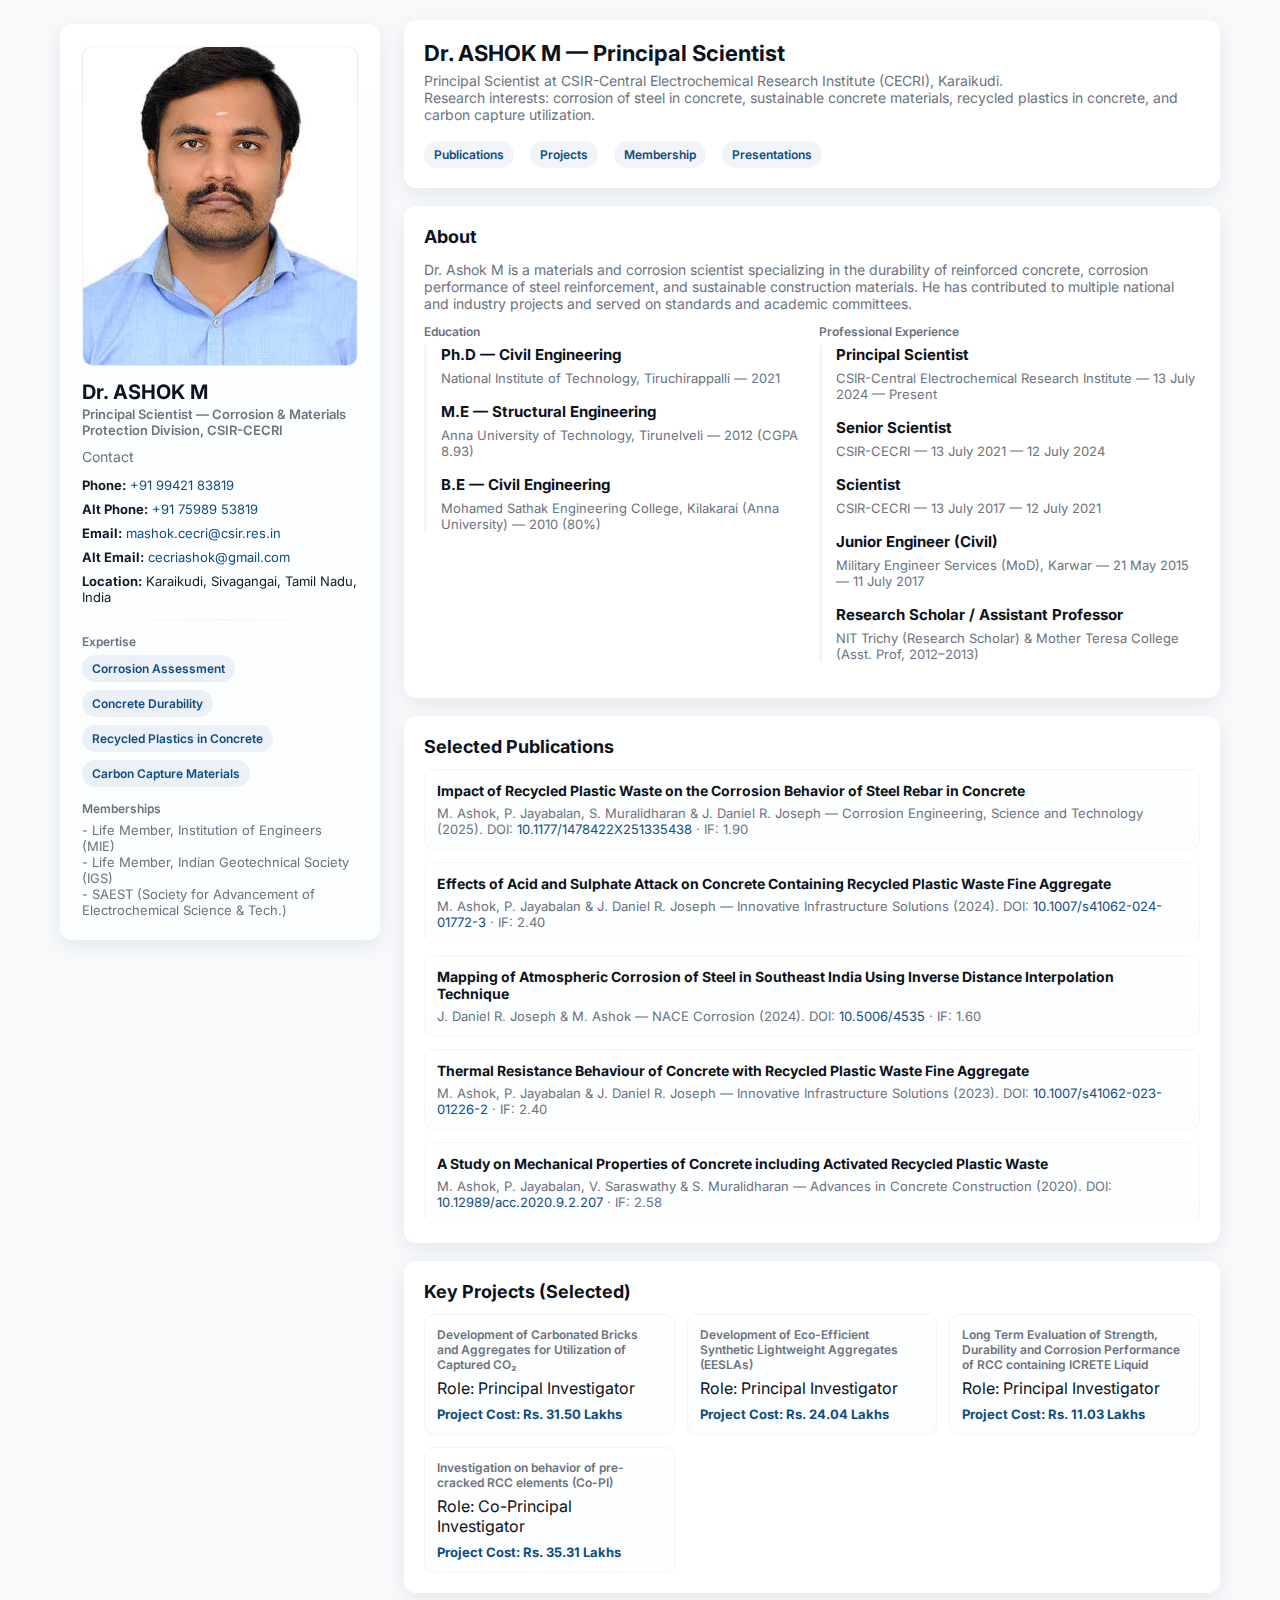
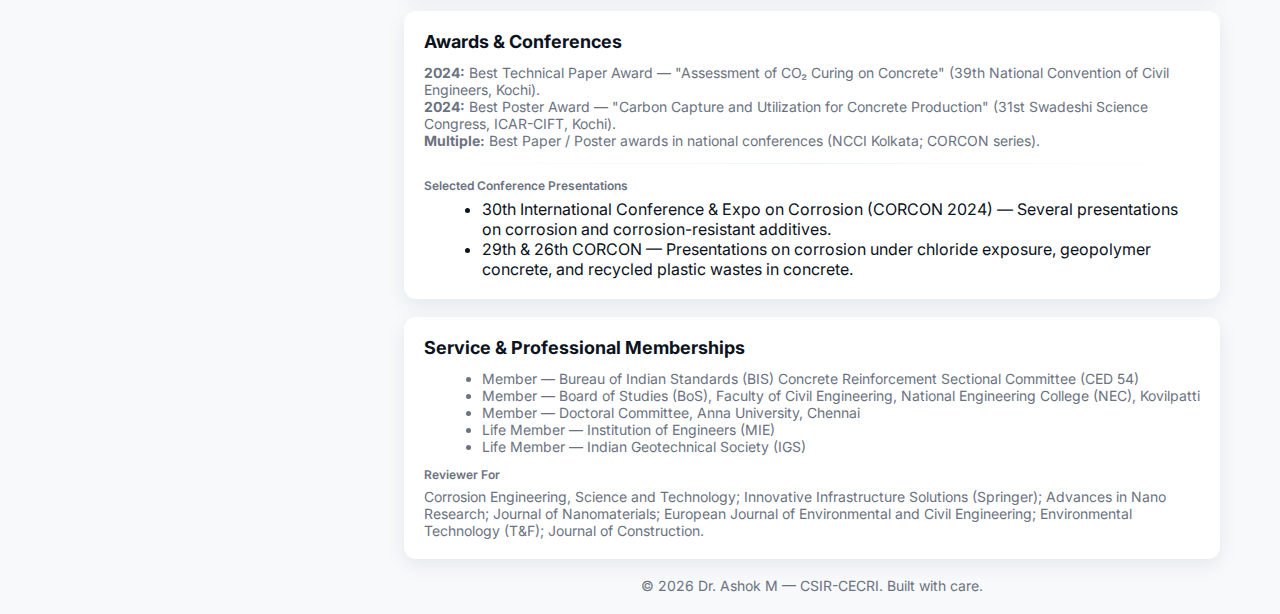
<file: index.html>
<!doctype html>
<html lang="en">

<head>
    <meta charset="utf-8" />
    <meta name="viewport" content="width=device-width,initial-scale=1" />
    <title>Dr. Ashok M — Principal Scientist | Portfolio</title>
    <meta name="description"
        content="Portfolio of Dr. Ashok M — Principal Scientist, Corrosion and Materials Protection Division, CSIR-CECRI." />
    <link rel="icon" href="data:;base64,iVBORw0KGgo=">

    <!-- Google Fonts (linking is optional — replace if offline) -->
    <link href="https://fonts.googleapis.com/css2?family=Inter:wght@300;400;600;700;800&display=swap" rel="stylesheet">

    <link href="./css/style.css" rel="stylesheet">
</head>

<body>

    <div class="container">

        <!-- SIDEBAR -->
        <aside class="sidebar" aria-label="Profile sidebar">
            <div class="profile-photo" title="Dr. Ashok M">
                <!-- Replace src with a real image path -->
                <img src="./images/Dr.AshokM.jpg" alt="Dr. Ashok M">
            </div>

            <div class="name">Dr. ASHOK M</div>
            <div class="role">Principal Scientist — Corrosion & Materials Protection Division, CSIR-CECRI</div>
            <!-- <ul class="contact-list">
                <li><a href="index.html">Bio Intro</a></li>
                <li><a href="membership.html">Membership</a></li>
                <li><a href="projects.html">Projects</a></li>
                <li><a href="publications.html">Publications</a></li>
                <li><a href="presentations.html">Presentations</a></li>
            </ul> -->
            <div class="muted">Contact</div>

            <ul class="contact-list">
                <li><strong>Phone:</strong> <a href="tel:+919942183819">+91 99421 83819</a></li>
                <li><strong>Alt Phone:</strong> <a href="tel:+917598953819">+91 75989 53819</a></li>
                <li><strong>Email:</strong> <a href="mailto:mashok.cecri@csir.res.in">mashok.cecri@csir.res.in</a></li>
                <li><strong>Alt Email:</strong> <a href="mailto:cecriashok@gmail.com">cecriashok@gmail.com</a></li>
                <li><strong>Location:</strong> Karaikudi, Sivagangai, Tamil Nadu, India</li>
            </ul>

            <!-- <div style="margin-top:12px">
                <a class="download-btn" href="Profile_Dr_Ashok_M_Full.pdf" download>Download CV (PDF)</a>
            </div> -->

            <div class="divider"></div>

            <div>
                <div class="label">Expertise</div>
                <div style="display:flex;flex-wrap:wrap;gap:8px">
                    <span class="tag">Corrosion Assessment</span>
                    <span class="tag">Concrete Durability</span>
                    <span class="tag">Recycled Plastics in Concrete</span>
                    <span class="tag">Carbon Capture Materials</span>
                </div>
            </div>

            <div style="margin-top:14px">
                <div class="label">Memberships</div>
                <div class="muted" style="font-size:13px">
                    - Life Member, Institution of Engineers (MIE)<br>
                    - Life Member, Indian Geotechnical Society (IGS)<br>
                    - SAEST (Society for Advancement of Electrochemical Science & Tech.)
                </div>
            </div>

        </aside>

        <!-- MAIN -->
        <main class="main">

            <!-- HERO -->
            <section class="card hero" aria-labelledby="intro">
                <div class="hero-left">
                    <h1 id="intro">Dr. ASHOK M — Principal Scientist</h1>
                    <p class="muted">Principal Scientist at CSIR-Central Electrochemical Research Institute (CECRI),
                        Karaikudi.<br> Research interests: corrosion of steel in concrete, sustainable concrete
                        materials,
                        recycled plastics in concrete, and carbon capture utilization.</p>

                    <!-- <div class="stats" aria-hidden>
                        <div class="stat">Ph.D — NIT Tiruchirappalli (2021)</div>
                        <div class="stat">Publications: Selected (2016–2025)</div>
                        <div class="stat">Projects: Principal Investigator (multiple)</div>
                    </div> -->

                    <div style="margin-top:12px" class="quick-links">
                        <a class="chip" href="publications.html">Publications</a>
                        <a class="chip" href="projects.html">Projects</a>
                        <a class="chip" href="membership.html">Membership</a>
                        <a class="chip" href="presentations.html">Presentations</a>
                    </div>
                </div>

                <!-- <div style="min-width:240px;text-align:right">
                    <div class="muted" style="font-size:13px">Current</div>
                    <div style="font-weight:700;font-size:15px;margin-top:6px">Principal Scientist — CSIR-CECRI</div>
                    <div class="muted" style="margin-top:8px;font-size:13px">Joined: 13 July 2024</div>
                </div> -->
            </section>

            <!-- ABOUT -->
            <section id="about" class="card" aria-labelledby="about-title">
                <h2 id="about-title" class="section-title">About</h2>
                <p class="muted" style="margin-bottom:10px">
                    Dr. Ashok M is a materials and corrosion scientist specializing in the durability of reinforced
                    concrete, corrosion performance of steel reinforcement, and sustainable construction materials. He
                    has contributed to multiple national and industry projects and served on standards and academic
                    committees.
                </p>

                <div class="two-col" style="margin-top:12px">
                    <div>
                        <div class="label">Education</div>
                        <div class="timeline">
                            <div class="timeline-item">
                                <h4>Ph.D — Civil Engineering</h4>
                                <div class="meta">National Institute of Technology, Tiruchirappalli — 2021</div>
                            </div>
                            <div class="timeline-item">
                                <h4>M.E — Structural Engineering</h4>
                                <div class="meta">Anna University of Technology, Tirunelveli — 2012 (CGPA 8.93)</div>
                            </div>
                            <div class="timeline-item">
                                <h4>B.E — Civil Engineering</h4>
                                <div class="meta">Mohamed Sathak Engineering College, Kilakarai (Anna University) — 2010
                                    (80%)</div>
                            </div>
                        </div>
                    </div>

                    <div>
                        <div class="label">Professional Experience</div>
                        <div class="timeline">
                            <div class="timeline-item">
                                <h4>Principal Scientist</h4>
                                <div class="meta">CSIR-Central Electrochemical Research Institute — 13 July 2024 —
                                    Present</div>
                            </div>
                            <div class="timeline-item">
                                <h4>Senior Scientist</h4>
                                <div class="meta">CSIR-CECRI — 13 July 2021 — 12 July 2024</div>
                            </div>
                            <div class="timeline-item">
                                <h4>Scientist</h4>
                                <div class="meta">CSIR-CECRI — 13 July 2017 — 12 July 2021</div>
                            </div>
                            <div class="timeline-item">
                                <h4>Junior Engineer (Civil)</h4>
                                <div class="meta">Military Engineer Services (MoD), Karwar — 21 May 2015 — 11 July 2017
                                </div>
                            </div>
                            <div class="timeline-item">
                                <h4>Research Scholar / Assistant Professor</h4>
                                <div class="meta">NIT Trichy (Research Scholar) & Mother Teresa College (Asst. Prof,
                                    2012–2013)</div>
                            </div>
                        </div>
                    </div>
                </div>
            </section>

            <!-- Publications -->
            <section id="publications" class="card" aria-labelledby="pub-title">
                <h2 id="pub-title" class="section-title">Selected Publications</h2>

                <ul class="pub-list" aria-live="polite">
                    <li class="pub">
                        <div class="title">Impact of Recycled Plastic Waste on the Corrosion Behavior of Steel Rebar in
                            Concrete</div>
                        <div class="meta">M. Ashok, P. Jayabalan, S. Muralidharan & J. Daniel R. Joseph — Corrosion
                            Engineering, Science and Technology (2025). DOI: <a
                                href="https://doi.org/10.1177/1478422X251335438" target="_blank"
                                rel="noopener">10.1177/1478422X251335438</a> · IF: 1.90</div>
                    </li>

                    <li class="pub">
                        <div class="title">Effects of Acid and Sulphate Attack on Concrete Containing Recycled Plastic
                            Waste Fine Aggregate</div>
                        <div class="meta">M. Ashok, P. Jayabalan & J. Daniel R. Joseph — Innovative Infrastructure
                            Solutions (2024). DOI: <a href="https://doi.org/10.1007/s41062-024-01772-3" target="_blank"
                                rel="noopener">10.1007/s41062-024-01772-3</a> · IF: 2.40</div>
                    </li>

                    <li class="pub">
                        <div class="title">Mapping of Atmospheric Corrosion of Steel in Southeast India Using Inverse
                            Distance Interpolation Technique</div>
                        <div class="meta">J. Daniel R. Joseph & M. Ashok — NACE Corrosion (2024). DOI: <a
                                href="https://doi.org/10.5006/4535" target="_blank" rel="noopener">10.5006/4535</a> ·
                            IF: 1.60</div>
                    </li>

                    <li class="pub">
                        <div class="title">Thermal Resistance Behaviour of Concrete with Recycled Plastic Waste Fine
                            Aggregate</div>
                        <div class="meta">M. Ashok, P. Jayabalan & J. Daniel R. Joseph — Innovative Infrastructure
                            Solutions (2023). DOI: <a href="https://doi.org/10.1007/s41062-023-01226-2" target="_blank"
                                rel="noopener">10.1007/s41062-023-01226-2</a> · IF: 2.40</div>
                    </li>

                    <li class="pub">
                        <div class="title">A Study on Mechanical Properties of Concrete including Activated Recycled
                            Plastic Waste</div>
                        <div class="meta">M. Ashok, P. Jayabalan, V. Saraswathy & S. Muralidharan — Advances in Concrete
                            Construction (2020). DOI: <a href="http://dx.doi.org/10.12989/acc.2020.9.2.207"
                                target="_blank" rel="noopener">10.12989/acc.2020.9.2.207</a> · IF: 2.58</div>
                    </li>

                    <!-- add more publications as needed -->
                </ul>
            </section>

            <!-- Projects -->
            <section id="projects" class="card" aria-labelledby="proj-title">
                <h2 id="proj-title" class="section-title">Key Projects (Selected)</h2>

                <div class="projects-grid">
                    <div class="project">
                        <div class="label">Development of Carbonated Bricks and Aggregates for Utilization of Captured
                            CO₂</div>
                        <div>Role: Principal Investigator</div>
                        <div class="cost">Project Cost: Rs. 31.50 Lakhs</div>
                    </div>

                    <div class="project">
                        <div class="label">Development of Eco-Efficient Synthetic Lightweight Aggregates (EESLAs)</div>
                        <div>Role: Principal Investigator</div>
                        <div class="cost">Project Cost: Rs. 24.04 Lakhs</div>
                    </div>

                    <div class="project">
                        <div class="label">Long Term Evaluation of Strength, Durability and Corrosion Performance of RCC
                            containing ICRETE Liquid</div>
                        <div>Role: Principal Investigator</div>
                        <div class="cost">Project Cost: Rs. 11.03 Lakhs</div>
                    </div>

                    <div class="project">
                        <div class="label">Investigation on behavior of pre-cracked RCC elements (Co-PI)</div>
                        <div>Role: Co-Principal Investigator</div>
                        <div class="cost">Project Cost: Rs. 35.31 Lakhs</div>
                    </div>

                    <!-- Additional projects can be added here -->
                </div>
            </section>

            <!-- Awards & Conferences -->
            <section id="awards" class="card" aria-labelledby="award-title">
                <h2 id="award-title" class="section-title">Awards & Conferences</h2>

                <div style="margin-top:6px" class="muted">
                    <strong>2024:</strong> Best Technical Paper Award — "Assessment of CO₂ Curing on Concrete" (39th
                    National Convention of Civil Engineers, Kochi).<br>
                    <strong>2024:</strong> Best Poster Award — "Carbon Capture and Utilization for Concrete Production"
                    (31st Swadeshi Science Congress, ICAR-CIFT, Kochi).<br>
                    <strong>Multiple:</strong> Best Paper / Poster awards in national conferences (NCCI Kolkata; CORCON
                    series).
                </div>

                <div class="divider"></div>

                <div>
                    <div class="label">Selected Conference Presentations</div>
                    <ul style="margin:0 0 0 18px">
                        <li>30th International Conference & Expo on Corrosion (CORCON 2024) — Several presentations on
                            corrosion and corrosion-resistant additives.</li>
                        <li>29th & 26th CORCON — Presentations on corrosion under chloride exposure, geopolymer
                            concrete, and recycled plastic wastes in concrete.</li>
                    </ul>
                </div>
            </section>

            <!-- Memberships and Reviewer -->
            <section id="service" class="card" aria-labelledby="service-title">
                <h2 id="service-title" class="section-title">Service & Professional Memberships</h2>

                <div class="muted">
                    <ul style="margin:0 0 0 18px">
                        <li>Member — Bureau of Indian Standards (BIS) Concrete Reinforcement Sectional Committee (CED
                            54)</li>
                        <li>Member — Board of Studies (BoS), Faculty of Civil Engineering, National Engineering College
                            (NEC), Kovilpatti</li>
                        <li>Member — Doctoral Committee, Anna University, Chennai</li>
                        <li>Life Member — Institution of Engineers (MIE)</li>
                        <li>Life Member — Indian Geotechnical Society (IGS)</li>
                    </ul>
                </div>

                <div style="margin-top:12px">
                    <div class="label">Reviewer For</div>
                    <div class="muted">Corrosion Engineering, Science and Technology; Innovative Infrastructure
                        Solutions (Springer); Advances in Nano Research; Journal of Nanomaterials; European Journal of
                        Environmental and Civil Engineering; Environmental Technology (T&F); Journal of Construction.
                    </div>
                </div>
            </section>

            <!-- Contact -->
            <!-- <section id="contact" class="card" aria-labelledby="contact-title">
                <h2 id="contact-title" class="section-title">Contact</h2>

                <div class="two-col">
                    <div>
                        <p class="muted">For collaboration, speaking invitations, research enquiries or requests for
                            data, please use the contact details or the email link below.</p>

                        <div style="margin-top:10px">
                            <strong>Email:</strong> <a
                                href="mailto:mashok.cecri@csir.res.in">mashok.cecri@csir.res.in</a><br>
                            <strong>Alternate Email:</strong> <a
                                href="mailto:cecriashok@gmail.com">cecriashok@gmail.com</a><br>
                            <strong>Phone:</strong> <a href="tel:+919942183819">+91 99421 83819</a>
                        </div>
                    </div>

                    <div>
                        <div class="label">Quick contact form</div>
                        <form action="#"
                            onsubmit="alert('This demo form is static. Hook it to a backend or mailto script.');return false;">
                            <div style="display:flex;gap:8px;margin-bottom:8px">
                                <input type="text" placeholder="Your name" required
                                    style="flex:1;padding:10px;border-radius:8px;border:1px solid #e6eef9">
                                <input type="email" placeholder="Email" required
                                    style="flex:1;padding:10px;border-radius:8px;border:1px solid #e6eef9">
                            </div>
                            <textarea placeholder="Message" required
                                style="width:100%;padding:10px;border-radius:8px;border:1px solid #e6eef9;height:96px"></textarea>
                            <div style="margin-top:8px">
                                <button type="submit"
                                    style="background:linear-gradient(90deg,var(--accent),var(--accent-2));color:white;padding:10px 14px;border:none;border-radius:8px;font-weight:700;cursor:pointer">Send
                                    Message</button>
                            </div>
                        </form>
                    </div>
                </div>

            </section> -->

            <footer class="muted">
                © <span id="year"></span> Dr. Ashok M — CSIR-CECRI. Built with care.
            </footer>
        </main>

    </div>

    <script>
        // small scripts
        document.getElementById('year').textContent = new Date().getFullYear();
    </script>
</body>

</html>
</file>
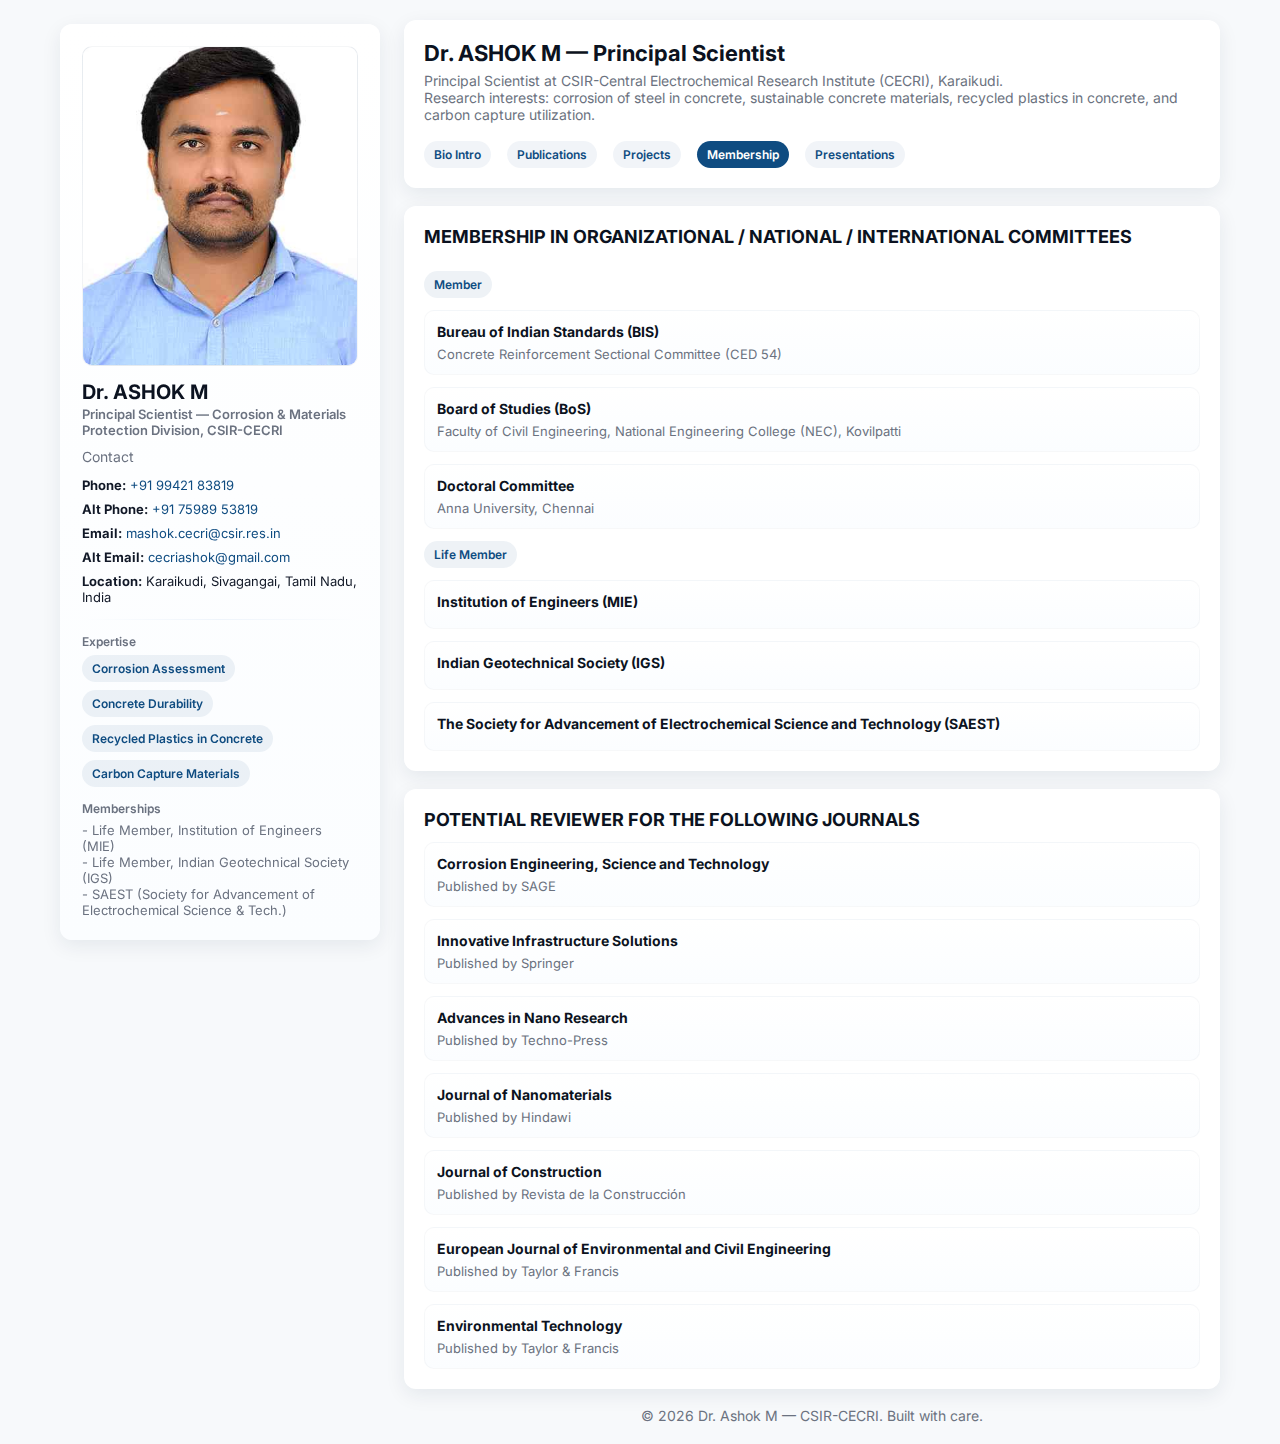
<file: membership.html>
<!doctype html>
<html lang="en">

<head>
    <meta charset="utf-8" />
    <meta name="viewport" content="width=device-width,initial-scale=1" />
    <title>Dr. Ashok M — Principal Scientist | Portfolio</title>
    <meta name="description"
        content="Portfolio of Dr. Ashok M — Principal Scientist, Corrosion and Materials Protection Division, CSIR-CECRI." />
    <link rel="icon" href="data:;base64,iVBORw0KGgo=">

    <!-- Google Fonts (linking is optional — replace if offline) -->
    <link href="https://fonts.googleapis.com/css2?family=Inter:wght@300;400;600;700;800&display=swap" rel="stylesheet">

    <link href="./css/style.css" rel="stylesheet">
</head>

<body>

    <div class="container">

        <!-- SIDEBAR -->
        <aside class="sidebar" aria-label="Profile sidebar">
            <div class="profile-photo" title="Dr. Ashok M">
                <!-- Replace src with a real image path -->
                <img src="./images/Dr.AshokM.jpg" alt="Dr. Ashok M">
            </div>

            <div class="name">Dr. ASHOK M</div>
            <div class="role">Principal Scientist — Corrosion & Materials Protection Division, CSIR-CECRI</div>
            <!-- <ul class="contact-list">
                <li><a href="index.html">Bio Intro</a></li>
                <li><a href="membership.html">Membership</a></li>
                <li><a href="projects.html">Projects</a></li>
                <li><a href="publications.html">Publications</a></li>
                <li><a href="presentations.html">Presentations</a></li>
            </ul> -->
            <div class="muted">Contact</div>

            <ul class="contact-list">
                <li><strong>Phone:</strong> <a href="tel:+919942183819">+91 99421 83819</a></li>
                <li><strong>Alt Phone:</strong> <a href="tel:+917598953819">+91 75989 53819</a></li>
                <li><strong>Email:</strong> <a href="mailto:mashok.cecri@csir.res.in">mashok.cecri@csir.res.in</a></li>
                <li><strong>Alt Email:</strong> <a href="mailto:cecriashok@gmail.com">cecriashok@gmail.com</a></li>
                <li><strong>Location:</strong> Karaikudi, Sivagangai, Tamil Nadu, India</li>
            </ul>

            <!-- <div style="margin-top:12px">
                <a class="download-btn" href="Profile_Dr_Ashok_M_Full.pdf" download>Download CV (PDF)</a>
            </div> -->

            <div class="divider"></div>

            <div>
                <div class="label">Expertise</div>
                <div style="display:flex;flex-wrap:wrap;gap:8px">
                    <span class="tag">Corrosion Assessment</span>
                    <span class="tag">Concrete Durability</span>
                    <span class="tag">Recycled Plastics in Concrete</span>
                    <span class="tag">Carbon Capture Materials</span>
                </div>
            </div>

            <div style="margin-top:14px">
                <div class="label">Memberships</div>
                <div class="muted" style="font-size:13px">
                    - Life Member, Institution of Engineers (MIE)<br>
                    - Life Member, Indian Geotechnical Society (IGS)<br>
                    - SAEST (Society for Advancement of Electrochemical Science & Tech.)
                </div>
            </div>

        </aside>

        <!-- MAIN -->
        <main class="main">
            <section class="card hero" aria-labelledby="intro">
                <div class="hero-left">
                    <h1 id="intro">Dr. ASHOK M — Principal Scientist</h1>
                    <p class="muted">Principal Scientist at CSIR-Central Electrochemical Research Institute (CECRI),
                        Karaikudi.<br> Research interests: corrosion of steel in concrete, sustainable concrete
                        materials,
                        recycled plastics in concrete, and carbon capture utilization.</p>

                    <div style="margin-top:12px" class="quick-links">
                        <a class="chip" href="index.html">Bio Intro</a>
                        <a class="chip" href="publications.html">Publications</a>
                        <a class="chip" href="projects.html">Projects</a>
                        <a class="chip active" href="membership.html">Membership</a>
                        <a class="chip" href="presentations.html">Presentations</a>
                    </div>
                </div>
            </section>

            <!-- MEMBERSHIP START-->
            <section class="card" aria-labelledby="pub-title">
                <h2 class="section-title">MEMBERSHIP IN ORGANIZATIONAL / NATIONAL / INTERNATIONAL COMMITTEES</h2>
                <h3 class="tag">Member</h3>
                <ul class="pub-list" aria-live="polite">

                    <li class="pub">
                        <div class="title">Bureau of Indian Standards (BIS)</div>
                        <div class="meta">Concrete Reinforcement Sectional Committee (CED 54)</div>
                    </li>
                    <li class="pub">
                        <div class="title">Board of Studies (BoS)</div>
                        <div class="meta">Faculty of Civil Engineering, National Engineering College (NEC), Kovilpatti
                        </div>
                    </li>
                    <li class="pub">
                        <div class="title">Doctoral Committee</div>
                        <div class="meta">Anna University, Chennai</div>
                    </li>

                </ul>
                <h3 class="tag">Life Member</h3>
                <ul class="pub-list" aria-live="polite">
                    <li class="pub">
                        <div class="title">Institution of Engineers (MIE)</div>
                    </li>
                    <li class="pub">
                        <div class="title">Indian Geotechnical Society (IGS)</div>
                    </li>
                    <li class="pub">
                        <div class="title">The Society for Advancement of Electrochemical Science and Technology (SAEST)
                        </div>
                    </li>
                </ul>
            </section>
            <!-- MEMBERSHIP  END-->

            <!-- JOURNALS START-->
            <section class="card" aria-labelledby="pub-title">
                <h2 class="section-title">POTENTIAL REVIEWER FOR THE FOLLOWING JOURNALS</h2>
                <ul class="pub-list" aria-live="polite">
                    <li class="pub">
                        <div class="title">Corrosion Engineering, Science and Technology</div>
                        <div class="meta">Published by SAGE</div>
                    </li>
                    <li class="pub">
                        <div class="title">Innovative Infrastructure Solutions</div>
                        <div class="meta">Published by Springer</div>
                    </li>
                    <li class="pub">
                        <div class="title">Advances in Nano Research</div>
                        <div class="meta">Published by Techno-Press</div>
                    </li>
                    <li class="pub">
                        <div class="title">Journal of Nanomaterials</div>
                        <div class="meta">Published by Hindawi</div>
                    </li>
                    <li class="pub">
                        <div class="title">Journal of Construction</div>
                        <div class="meta"> Published by Revista de la Construcción</div>
                    </li>
                    <li class="pub">
                        <div class="title">European Journal of Environmental and Civil Engineering</div>
                        <div class="meta">Published by Taylor & Francis</div>
                    </li>
                    <li class="pub">
                        <div class="title">Environmental Technology</div>
                        <div class="meta">Published by Taylor & Francis</div>
                    </li>
                </ul>
            </section>
            <!-- JOURNALS  END-->

            <footer class="muted">
                © <span id="year"></span> Dr. Ashok M — CSIR-CECRI. Built with care.
            </footer>
        </main>

    </div>

    <script>
        // small scripts
        document.getElementById('year').textContent = new Date().getFullYear();
    </script>
</body>

</html>
</file>
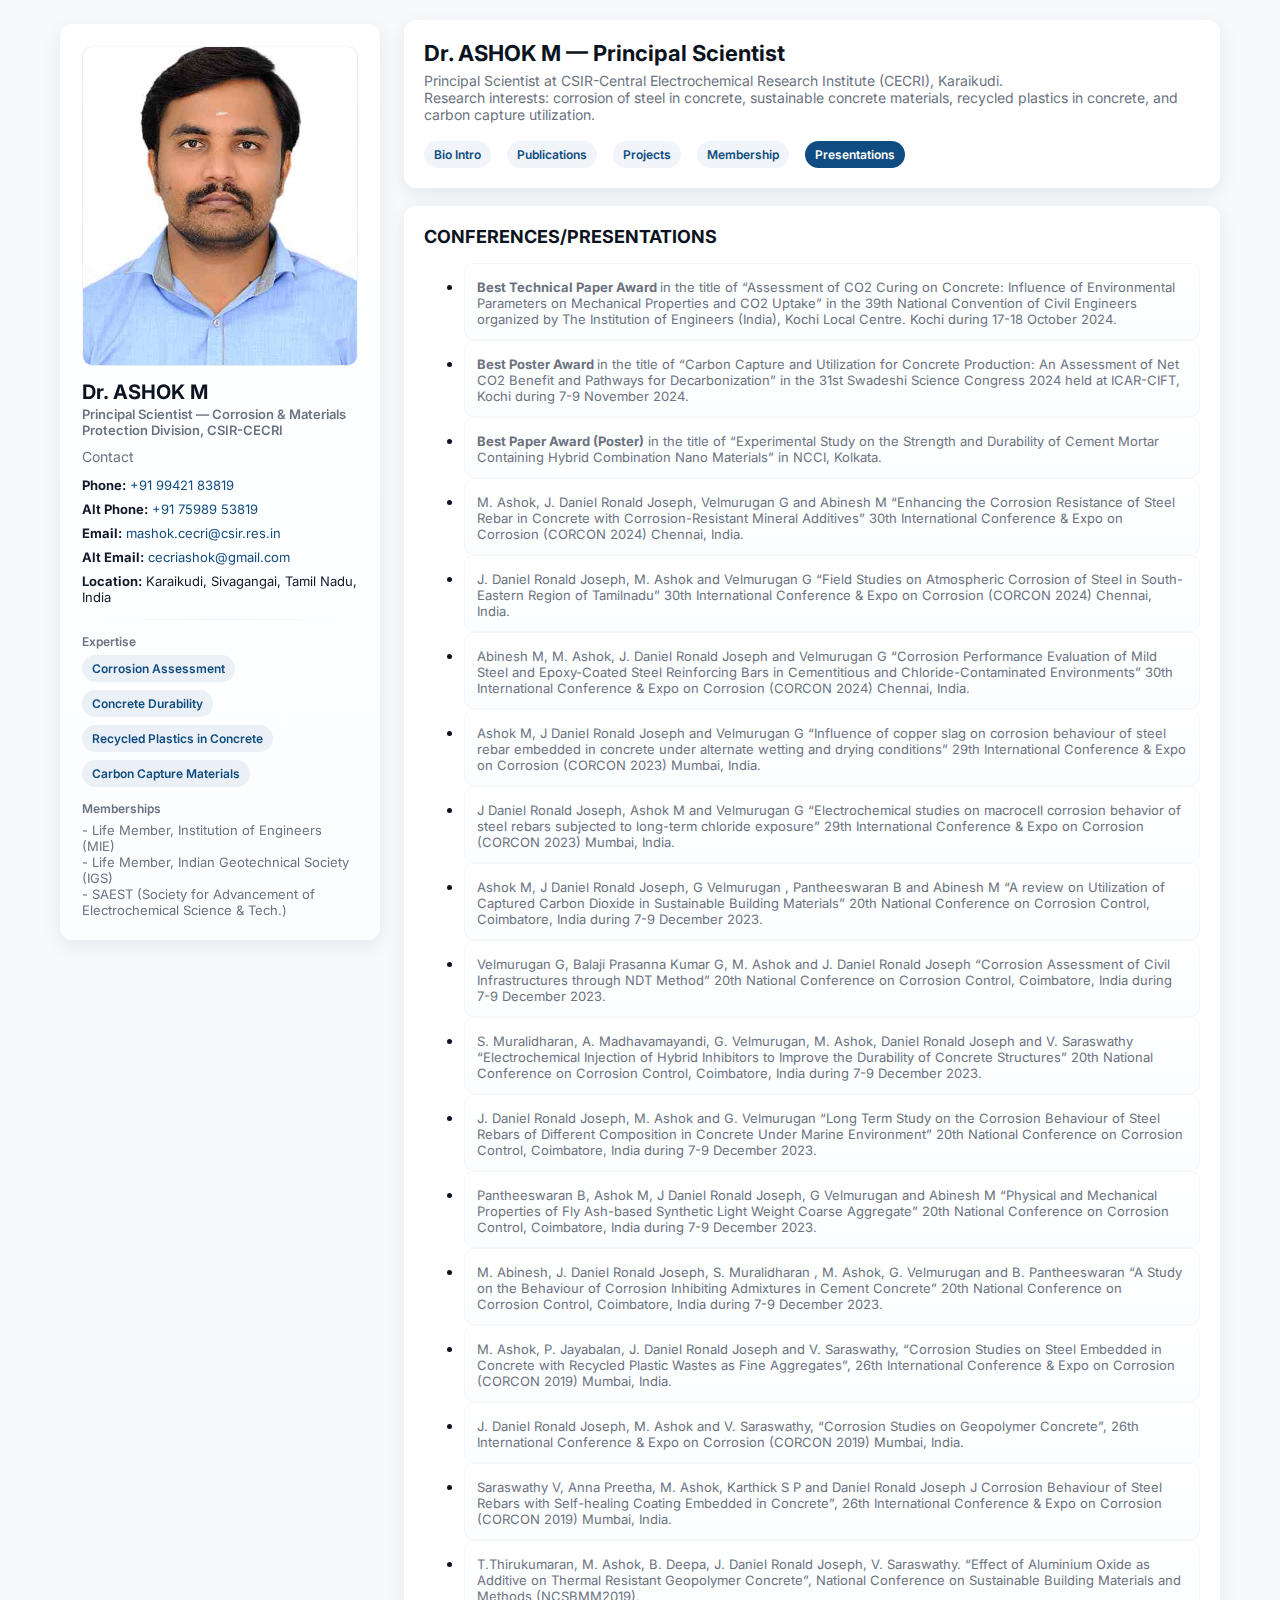
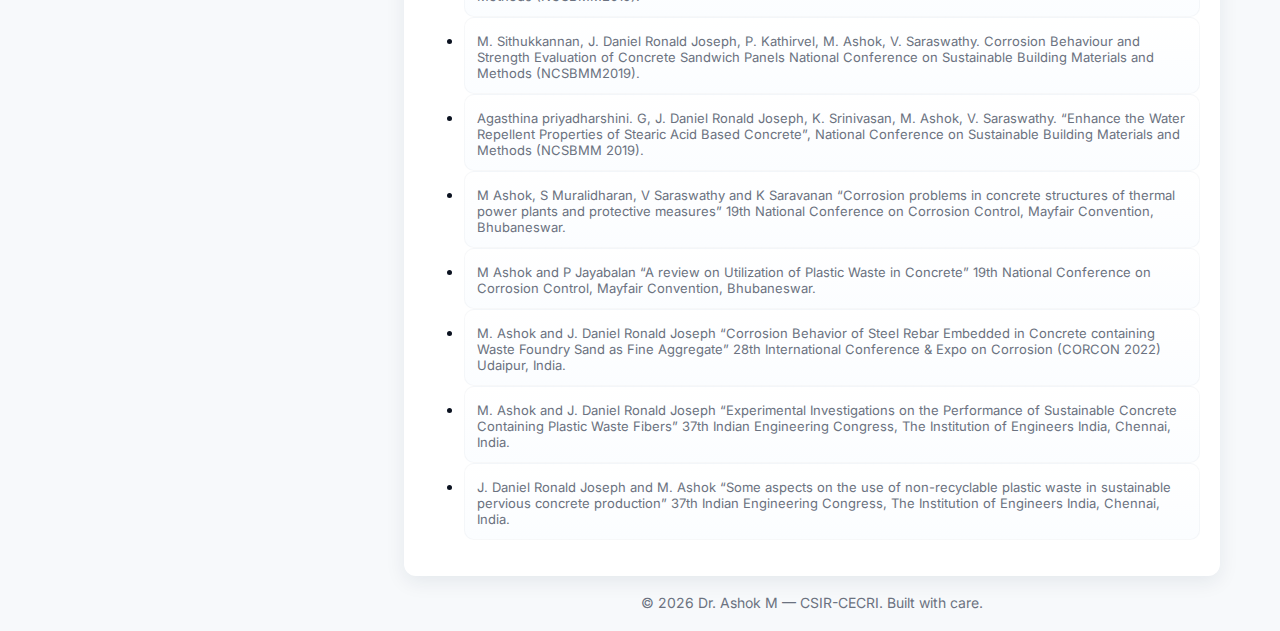
<file: presentations.html>
<!doctype html>
<html lang="en">

<head>
    <meta charset="utf-8" />
    <meta name="viewport" content="width=device-width,initial-scale=1" />
    <title>Dr. Ashok M — Principal Scientist | Portfolio</title>
    <meta name="description"
        content="Portfolio of Dr. Ashok M — Principal Scientist, Corrosion and Materials Protection Division, CSIR-CECRI." />
    <link rel="icon" href="data:;base64,iVBORw0KGgo=">

    <!-- Google Fonts (linking is optional — replace if offline) -->
    <link href="https://fonts.googleapis.com/css2?family=Inter:wght@300;400;600;700;800&display=swap" rel="stylesheet">

    <link href="./css/style.css" rel="stylesheet">
</head>

<body>

    <div class="container">

        <!-- SIDEBAR -->
        <aside class="sidebar" aria-label="Profile sidebar">
            <div class="profile-photo" title="Dr. Ashok M">
                <!-- Replace src with a real image path -->
                <img src="./images/Dr.AshokM.jpg" alt="Dr. Ashok M">
            </div>

            <div class="name">Dr. ASHOK M</div>
            <div class="role">Principal Scientist — Corrosion & Materials Protection Division, CSIR-CECRI</div>

            <div class="muted">Contact</div>

            <ul class="contact-list">
                <li><strong>Phone:</strong> <a href="tel:+919942183819">+91 99421 83819</a></li>
                <li><strong>Alt Phone:</strong> <a href="tel:+917598953819">+91 75989 53819</a></li>
                <li><strong>Email:</strong> <a href="mailto:mashok.cecri@csir.res.in">mashok.cecri@csir.res.in</a></li>
                <li><strong>Alt Email:</strong> <a href="mailto:cecriashok@gmail.com">cecriashok@gmail.com</a></li>
                <li><strong>Location:</strong> Karaikudi, Sivagangai, Tamil Nadu, India</li>
            </ul>

            <div class="divider"></div>

            <div>
                <div class="label">Expertise</div>
                <div style="display:flex;flex-wrap:wrap;gap:8px">
                    <span class="tag">Corrosion Assessment</span>
                    <span class="tag">Concrete Durability</span>
                    <span class="tag">Recycled Plastics in Concrete</span>
                    <span class="tag">Carbon Capture Materials</span>
                </div>
            </div>

            <div style="margin-top:14px">
                <div class="label">Memberships</div>
                <div class="muted" style="font-size:13px">
                    - Life Member, Institution of Engineers (MIE)<br>
                    - Life Member, Indian Geotechnical Society (IGS)<br>
                    - SAEST (Society for Advancement of Electrochemical Science & Tech.)
                </div>
            </div>

        </aside>

        <!-- MAIN -->
        <main class="main">
            <section class="card hero" aria-labelledby="intro">
                <div class="hero-left">
                    <h1 id="intro">Dr. ASHOK M — Principal Scientist</h1>
                    <p class="muted">Principal Scientist at CSIR-Central Electrochemical Research Institute (CECRI),
                        Karaikudi.<br> Research interests: corrosion of steel in concrete, sustainable concrete
                        materials,
                        recycled plastics in concrete, and carbon capture utilization.</p>

                    <div style="margin-top:12px" class="quick-links">
                        <a class="chip" href="index.html">Bio Intro</a>
                        <a class="chip" href="publications.html">Publications</a>
                        <a class="chip" href="projects.html">Projects</a>
                        <a class="chip" href="membership.html">Membership</a>
                        <a class="chip active" href="presentations.html">Presentations</a>
                    </div>
                </div>
            </section>


            <!-- Presentations start -->
            <section id="publications" class="card" aria-labelledby="pub-title">
                <h2 id="pub-title" class="section-title">CONFERENCES/PRESENTATIONS</h2>
                <ul>
                    <li class="pub">
                        <div class="meta"><strong>Best Technical Paper Award </strong>in the title of “Assessment of CO2
                            Curing on Concrete: Influence of Environmental Parameters on Mechanical Properties and CO2
                            Uptake” in the 39th National Convention of Civil Engineers organized by The Institution of
                            Engineers (India), Kochi Local Centre. Kochi during 17-18 October 2024.</div>
                    </li>
                    <li class="pub">
                        <div class="meta"><strong>Best Poster Award </strong>in the title of “Carbon Capture and
                            Utilization for Concrete Production: An Assessment of Net CO2 Benefit and Pathways for
                            Decarbonization” in the 31st Swadeshi Science Congress 2024 held at ICAR-CIFT, Kochi during
                            7-9 November 2024.</div>
                    </li>
                    <li class="pub">
                        <div class="meta"><strong>Best Paper Award (Poster)</strong> in the title of “Experimental Study
                            on the Strength and Durability of Cement Mortar Containing Hybrid Combination Nano
                            Materials”
                            in NCCI, Kolkata.</div>
                    </li>
                    <li class="pub">
                        <div class="meta">M. Ashok, J. Daniel Ronald Joseph, Velmurugan G and Abinesh M “Enhancing the
                            Corrosion Resistance of Steel Rebar in Concrete with Corrosion-Resistant Mineral Additives”
                            30th International Conference & Expo on Corrosion (CORCON 2024) Chennai, India.</div>
                    </li>
                    <li class="pub">
                        <div class="meta">J. Daniel Ronald Joseph, M. Ashok and Velmurugan G “Field Studies on
                            Atmospheric Corrosion of Steel in South-Eastern Region of Tamilnadu” 30th International
                            Conference & Expo on Corrosion (CORCON 2024) Chennai, India.</div>
                    </li>
                    <li class="pub">
                        <div class="meta">Abinesh M, M. Ashok, J. Daniel Ronald Joseph and Velmurugan G “Corrosion
                            Performance Evaluation of Mild Steel and Epoxy-Coated Steel Reinforcing Bars in Cementitious
                            and Chloride-Contaminated Environments” 30th International Conference & Expo on Corrosion
                            (CORCON 2024) Chennai, India.</div>
                    </li>
                    <li class="pub">
                        <div class="meta">Ashok M, J Daniel Ronald Joseph and Velmurugan G “Influence of copper slag on
                            corrosion behaviour of steel rebar embedded in concrete under alternate wetting and drying
                            conditions” 29th International Conference & Expo on Corrosion (CORCON 2023) Mumbai, India.
                        </div>
                    </li>
                    <li class="pub">
                        <div class="meta">J Daniel Ronald Joseph, Ashok M and Velmurugan G “Electrochemical studies on
                            macrocell corrosion behavior of steel rebars subjected to long-term
                            chloride exposure” 29th International Conference & Expo on Corrosion (CORCON 2023) Mumbai,
                            India.</div>
                    </li>
                    <li class="pub">
                        <div class="meta">Ashok M, J Daniel Ronald Joseph, G Velmurugan , Pantheeswaran B and Abinesh M
                            “A review on Utilization of Captured Carbon Dioxide in Sustainable Building Materials” 20th
                            National Conference on Corrosion Control, Coimbatore, India during 7-9 December 2023.</div>
                    </li>
                    <li class="pub">
                        <div class="meta">Velmurugan G, Balaji Prasanna Kumar G, M. Ashok and J. Daniel Ronald Joseph
                            “Corrosion Assessment of Civil Infrastructures through NDT Method” 20th National Conference
                            on Corrosion Control, Coimbatore, India during 7-9 December 2023.</div>
                    </li>
                    <li class="pub">
                        <div class="meta">S. Muralidharan, A. Madhavamayandi, G. Velmurugan, M. Ashok, Daniel Ronald
                            Joseph and V. Saraswathy “Electrochemical Injection of Hybrid Inhibitors to Improve the
                            Durability of Concrete Structures” 20th National Conference on Corrosion Control,
                            Coimbatore, India during 7-9 December 2023.</div>
                    </li>
                    <li class="pub">
                        <div class="meta">J. Daniel Ronald Joseph, M. Ashok and G. Velmurugan “Long Term Study on the
                            Corrosion Behaviour of Steel Rebars of Different Composition in Concrete Under Marine
                            Environment” 20th National Conference on Corrosion Control, Coimbatore, India during 7-9
                            December 2023.</div>
                    </li>
                    <li class="pub">
                        <div class="meta">Pantheeswaran B, Ashok M, J Daniel Ronald Joseph, G Velmurugan and Abinesh M
                            “Physical and Mechanical Properties of Fly Ash-based Synthetic Light Weight Coarse
                            Aggregate” 20th National Conference on Corrosion Control, Coimbatore, India during 7-9
                            December 2023.</div>
                    </li>
                    <li class="pub">
                        <div class="meta">M. Abinesh, J. Daniel Ronald Joseph, S. Muralidharan , M. Ashok, G. Velmurugan
                            and B. Pantheeswaran “A Study on the Behaviour of Corrosion Inhibiting Admixtures in Cement
                            Concrete” 20th National Conference on Corrosion Control, Coimbatore, India during 7-9
                            December 2023.</div>
                    </li>
                    <li class="pub">
                        <div class="meta">M. Ashok, P. Jayabalan, J. Daniel Ronald Joseph and V. Saraswathy, “Corrosion
                            Studies on Steel Embedded in Concrete with Recycled Plastic Wastes as Fine Aggregates”, 26th
                            International Conference & Expo on Corrosion (CORCON 2019) Mumbai, India.</div>
                    </li>
                    <li class="pub">
                        <div class="meta">J. Daniel Ronald Joseph, M. Ashok and V. Saraswathy, “Corrosion Studies on
                            Geopolymer Concrete”, 26th International Conference & Expo on Corrosion (CORCON 2019)
                            Mumbai, India.</div>
                    </li>
                    <li class="pub">
                        <div class="meta">Saraswathy V, Anna Preetha, M. Ashok, Karthick S P and Daniel Ronald Joseph J
                            Corrosion Behaviour of Steel Rebars with Self-healing Coating Embedded in Concrete”, 26th
                            International Conference & Expo on Corrosion
                            (CORCON 2019) Mumbai, India.</div>
                    </li>
                    <li class="pub">
                        <div class="meta">T.Thirukumaran, M. Ashok, B. Deepa, J. Daniel Ronald Joseph, V. Saraswathy.
                            “Effect of Aluminium Oxide as Additive on Thermal Resistant Geopolymer Concrete”, National
                            Conference on Sustainable Building Materials and Methods (NCSBMM2019).</div>
                    </li>
                    <li class="pub">
                        <div class="meta">M. Sithukkannan, J. Daniel Ronald Joseph, P. Kathirvel, M. Ashok, V.
                            Saraswathy. Corrosion Behaviour and Strength Evaluation of Concrete Sandwich Panels National
                            Conference on Sustainable Building Materials and Methods (NCSBMM2019).</div>
                    </li>
                    <li class="pub">
                        <div class="meta">Agasthina priyadharshini. G, J. Daniel Ronald Joseph, K. Srinivasan, M. Ashok,
                            V. Saraswathy. “Enhance the Water Repellent Properties of Stearic Acid Based Concrete”,
                            National Conference on Sustainable Building Materials and Methods (NCSBMM 2019).</div>
                    </li>
                    <li class="pub">
                        <div class="meta">M Ashok, S Muralidharan, V Saraswathy and K Saravanan “Corrosion problems in
                            concrete structures of thermal power plants and protective measures” 19th National
                            Conference on Corrosion Control, Mayfair Convention, Bhubaneswar.</div>
                    </li>
                    <li class="pub">
                        <div class="meta">M Ashok and P Jayabalan “A review on Utilization of Plastic Waste in Concrete”
                            19th National Conference on Corrosion Control, Mayfair Convention, Bhubaneswar.</div>
                    </li>
                    <li class="pub">
                        <div class="meta">M. Ashok and J. Daniel Ronald Joseph “Corrosion Behavior of Steel Rebar
                            Embedded in Concrete containing Waste Foundry Sand as Fine Aggregate” 28th International
                            Conference & Expo on Corrosion (CORCON 2022) Udaipur, India.</div>
                    </li>
                    <li class="pub">
                        <div class="meta">M. Ashok and J. Daniel Ronald Joseph “Experimental Investigations on the
                            Performance of Sustainable Concrete Containing Plastic Waste Fibers” 37th Indian Engineering
                            Congress, The Institution of Engineers India, Chennai, India.</div>
                    </li>
                    <li class="pub">
                        <div class="meta">J. Daniel Ronald Joseph and M. Ashok “Some aspects on the use of
                            non-recyclable plastic waste in sustainable pervious concrete production” 37th Indian
                            Engineering Congress, The Institution of Engineers India, Chennai, India.</div>
                    </li>
                </ul>
            </section>
            <!-- Presentations end -->

            <footer class="muted">
                © <span id="year"></span> Dr. Ashok M — CSIR-CECRI. Built with care.
            </footer>
        </main>

    </div>

    <script>
        // small scripts
        document.getElementById('year').textContent = new Date().getFullYear();
    </script>
</body>

</html>
</file>
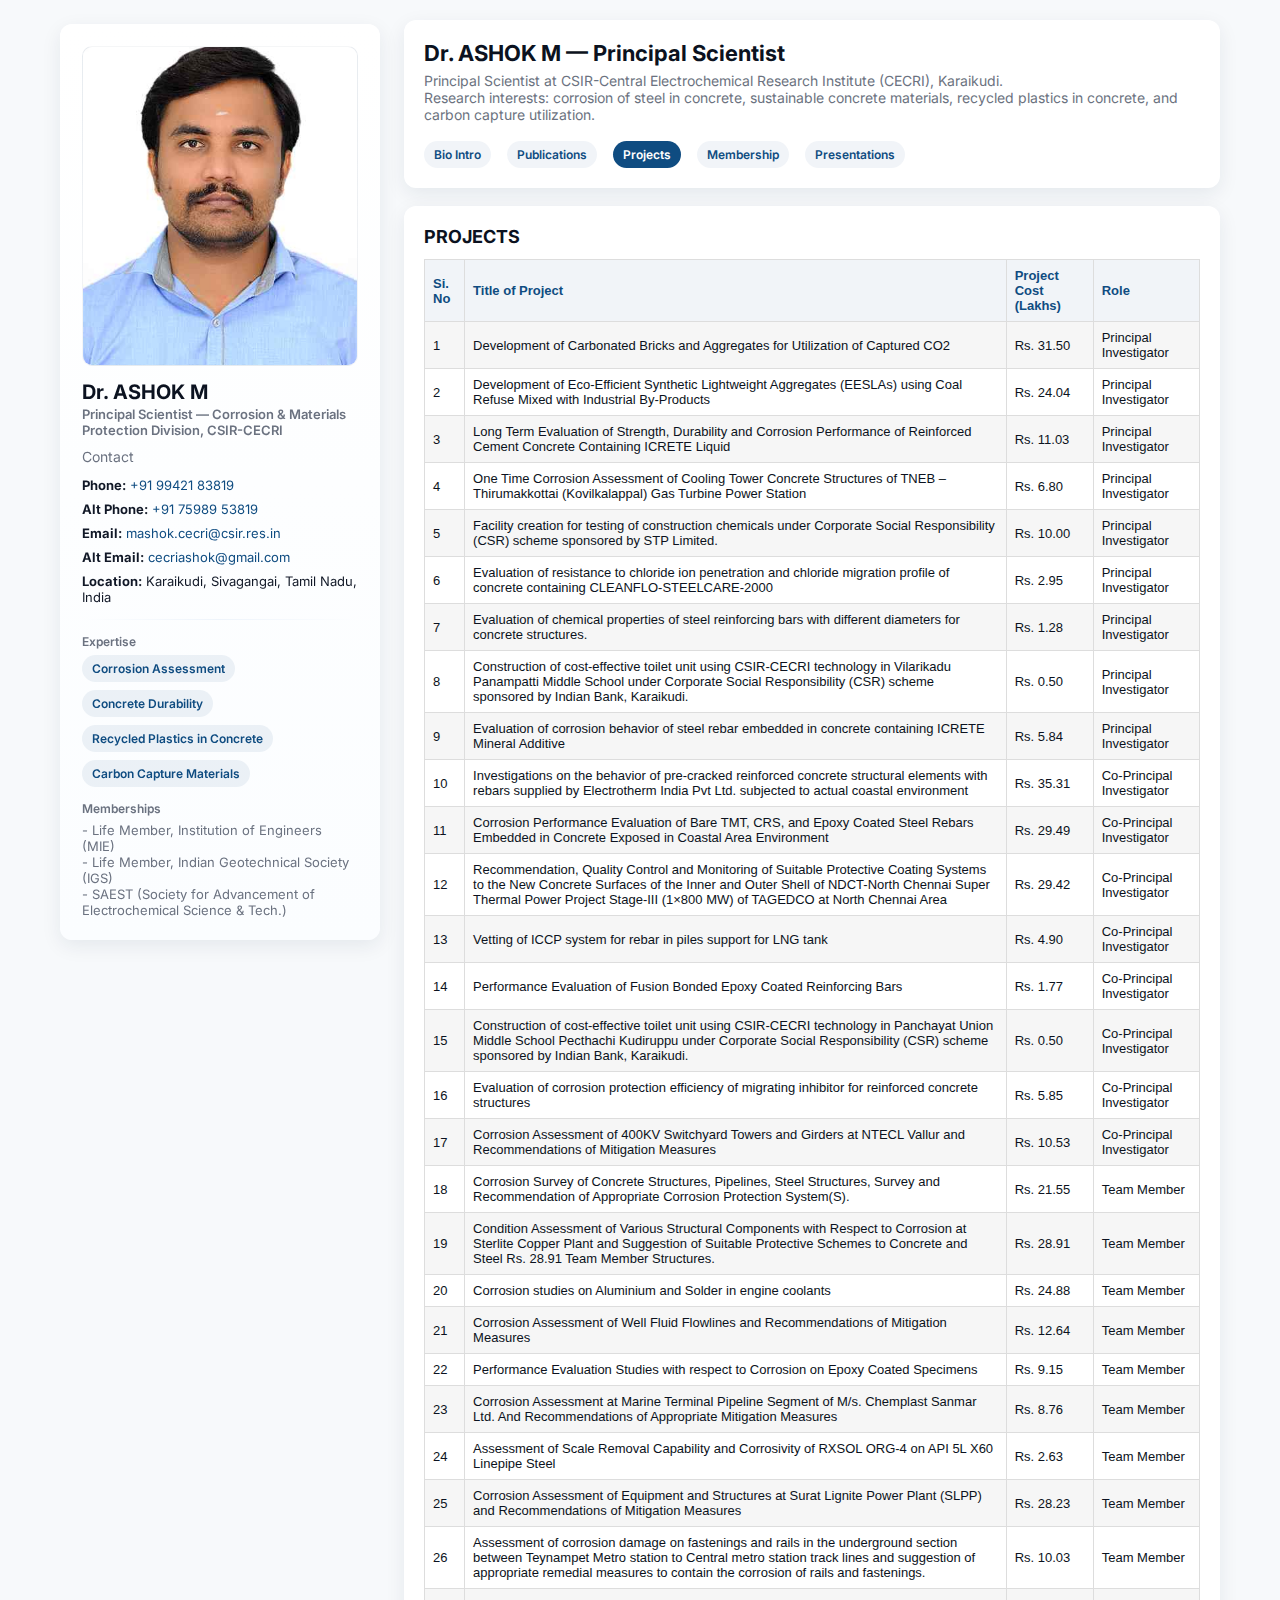
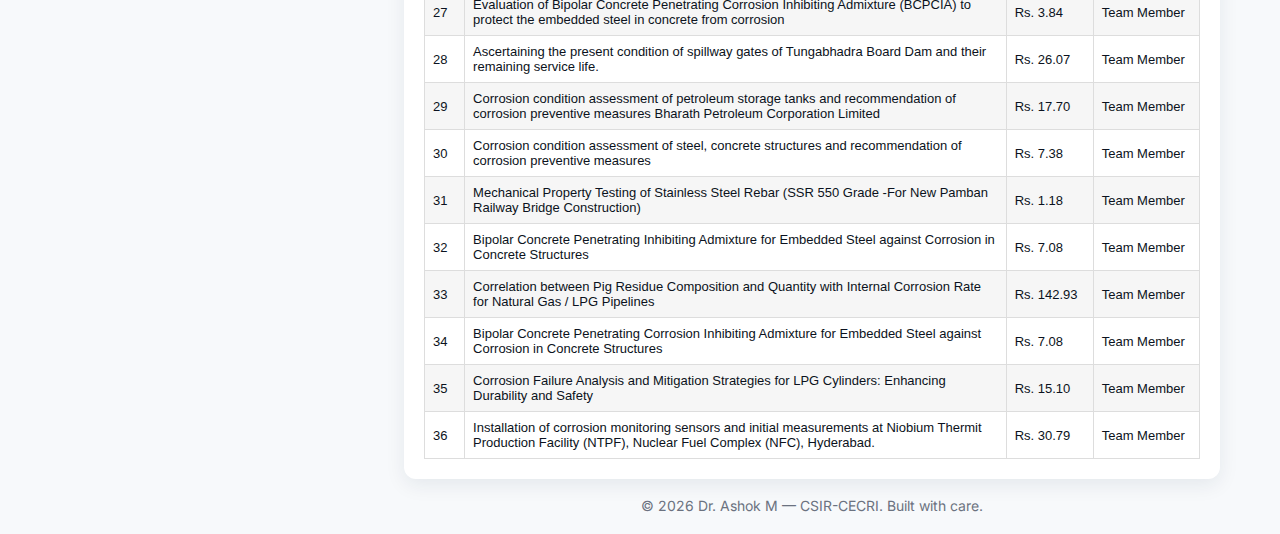
<file: projects.html>
<!doctype html>
<html lang="en">

<head>
    <meta charset="utf-8" />
    <meta name="viewport" content="width=device-width,initial-scale=1" />
    <title>Dr. Ashok M — Principal Scientist | Portfolio</title>
    <meta name="description"
        content="Portfolio of Dr. Ashok M — Principal Scientist, Corrosion and Materials Protection Division, CSIR-CECRI." />
    <link rel="icon" href="data:;base64,iVBORw0KGgo=">

    <!-- Google Fonts (linking is optional — replace if offline) -->
    <link href="https://fonts.googleapis.com/css2?family=Inter:wght@300;400;600;700;800&display=swap" rel="stylesheet">

    <link href="./css/style.css" rel="stylesheet">
</head>

<body>

    <div class="container">

        <!-- SIDEBAR -->
        <aside class="sidebar" aria-label="Profile sidebar">
            <div class="profile-photo" title="Dr. Ashok M">
                <!-- Replace src with a real image path -->
                <img src="./images/Dr.AshokM.jpg" alt="Dr. Ashok M">
            </div>

            <div class="name">Dr. ASHOK M</div>
            <div class="role">Principal Scientist — Corrosion & Materials Protection Division, CSIR-CECRI</div>

            <div class="muted">Contact</div>

            <ul class="contact-list">
                <li><strong>Phone:</strong> <a href="tel:+919942183819">+91 99421 83819</a></li>
                <li><strong>Alt Phone:</strong> <a href="tel:+917598953819">+91 75989 53819</a></li>
                <li><strong>Email:</strong> <a href="mailto:mashok.cecri@csir.res.in">mashok.cecri@csir.res.in</a></li>
                <li><strong>Alt Email:</strong> <a href="mailto:cecriashok@gmail.com">cecriashok@gmail.com</a></li>
                <li><strong>Location:</strong> Karaikudi, Sivagangai, Tamil Nadu, India</li>
            </ul>

            <div class="divider"></div>

            <div>
                <div class="label">Expertise</div>
                <div style="display:flex;flex-wrap:wrap;gap:8px">
                    <span class="tag">Corrosion Assessment</span>
                    <span class="tag">Concrete Durability</span>
                    <span class="tag">Recycled Plastics in Concrete</span>
                    <span class="tag">Carbon Capture Materials</span>
                </div>
            </div>

            <div style="margin-top:14px">
                <div class="label">Memberships</div>
                <div class="muted" style="font-size:13px">
                    - Life Member, Institution of Engineers (MIE)<br>
                    - Life Member, Indian Geotechnical Society (IGS)<br>
                    - SAEST (Society for Advancement of Electrochemical Science & Tech.)
                </div>
            </div>

        </aside>

        <!-- MAIN -->
        <main class="main">
            <section class="card hero" aria-labelledby="intro">
                <div class="hero-left">
                    <h1 id="intro">Dr. ASHOK M — Principal Scientist</h1>
                    <p class="muted">Principal Scientist at CSIR-Central Electrochemical Research Institute (CECRI),
                        Karaikudi.<br> Research interests: corrosion of steel in concrete, sustainable concrete
                        materials,
                        recycled plastics in concrete, and carbon capture utilization.</p>

                    <div style="margin-top:12px" class="quick-links">
                        <a class="chip" href="index.html">Bio Intro</a>
                        <a class="chip" href="publications.html">Publications</a>
                        <a class="chip active" href="projects.html">Projects</a>
                        <a class="chip" href="membership.html">Membership</a>
                        <a class="chip" href="presentations.html">Presentations</a>
                    </div>
                </div>
            </section>

            <!-- Projects Start -->
            <section class="card" aria-labelledby="pub-title">
                <h2 id="pub-title" class="section-title">PROJECTS</h2>
                <table class="table">
                    <tr>
                        <th>Si. No</th>
                        <th>Title of Project</th>
                        <th>Project Cost (Lakhs)</th>
                        <th>Role</th>
                    </tr>
                    <tr>
                        <td>1</td>
                        <td>Development of Carbonated Bricks and Aggregates for Utilization of Captured CO2</td>
                        <td>Rs. 31.50</td>
                        <td>Principal Investigator</td>
                    </tr>
                    <tr>
                        <td>2</td>
                        <td>Development of Eco-Efficient Synthetic Lightweight Aggregates (EESLAs) using Coal Refuse
                            Mixed with Industrial By-Products</td>
                        <td>Rs. 24.04</td>
                        <td>Principal Investigator</td>
                    </tr>
                    <tr>
                        <td>3</td>
                        <td>Long Term Evaluation of Strength, Durability and Corrosion Performance of Reinforced Cement
                            Concrete Containing ICRETE Liquid</td>
                        <td>Rs. 11.03</td>
                        <td>Principal Investigator</td>
                    </tr>
                    <tr>
                        <td>4</td>
                        <td>One Time Corrosion Assessment of Cooling Tower Concrete Structures of TNEB – Thirumakkottai
                            (Kovilkalappal) Gas Turbine Power Station</td>
                        <td>Rs. 6.80</td>
                        <td>Principal Investigator</td>
                    </tr>
                    <tr>
                        <td>5</td>
                        <td>Facility creation for testing of construction chemicals under Corporate Social
                            Responsibility (CSR) scheme sponsored by STP Limited.</td>
                        <td>Rs. 10.00</td>
                        <td>Principal Investigator</td>
                    </tr>
                    <tr>
                        <td>6</td>
                        <td>Evaluation of resistance to chloride ion penetration and chloride migration profile of
                            concrete containing CLEANFLO-STEELCARE-2000</td>
                        <td>Rs. 2.95</td>
                        <td>Principal Investigator</td>
                    </tr>
                    <tr>
                        <td>7</td>
                        <td>Evaluation of chemical properties of steel reinforcing bars with different diameters for
                            concrete structures.</td>
                        <td>Rs. 1.28</td>
                        <td>Principal Investigator</td>
                    </tr>
                    <tr>
                        <td>8</td>
                        <td>Construction of cost-effective toilet unit using CSIR-CECRI technology in Vilarikadu
                            Panampatti Middle School under Corporate Social Responsibility (CSR) scheme sponsored by
                            Indian Bank, Karaikudi.</td>
                        <td>Rs. 0.50</td>
                        <td>Principal Investigator</td>
                    </tr>
                    <tr>
                        <td>9</td>
                        <td>Evaluation of corrosion behavior of steel rebar embedded in concrete containing ICRETE
                            Mineral Additive</td>
                        <td>Rs. 5.84</td>
                        <td>Principal Investigator</td>
                    </tr>
                    <tr>
                        <td>10</td>
                        <td>Investigations on the behavior of pre-cracked reinforced concrete structural elements with
                            rebars supplied by Electrotherm India Pvt Ltd. subjected to actual coastal environment</td>
                        <td>Rs. 35.31</td>
                        <td>Co-Principal Investigator</td>
                    </tr>
                    <tr>
                        <td>11</td>
                        <td>Corrosion Performance Evaluation of Bare TMT, CRS, and Epoxy Coated Steel Rebars Embedded in
                            Concrete Exposed in Coastal Area Environment</td>
                        <td>Rs. 29.49</td>
                        <td>Co-Principal Investigator</td>
                    </tr>
                    <tr>
                        <td>12</td>
                        <td>Recommendation, Quality Control and Monitoring of Suitable Protective Coating Systems to the
                            New Concrete Surfaces of the Inner and Outer Shell of NDCT-North Chennai Super Thermal Power
                            Project Stage-III (1×800 MW) of TAGEDCO at North Chennai Area</td>
                        <td>Rs. 29.42</td>
                        <td>Co-Principal Investigator</td>
                    </tr>
                    <tr>
                        <td>13</td>
                        <td>Vetting of ICCP system for rebar in piles support for LNG tank</td>
                        <td>Rs. 4.90</td>
                        <td>Co-Principal Investigator</td>
                    </tr>
                    <tr>
                        <td>14</td>
                        <td>Performance Evaluation of Fusion Bonded Epoxy Coated Reinforcing Bars</td>
                        <td>Rs. 1.77</td>
                        <td>Co-Principal Investigator</td>
                    </tr>
                    <tr>
                        <td>15</td>
                        <td>Construction of cost-effective toilet unit using CSIR-CECRI technology in Panchayat Union
                            Middle School Pecthachi Kudiruppu under Corporate Social Responsibility (CSR) scheme
                            sponsored by Indian Bank, Karaikudi.</td>
                        <td>Rs. 0.50</td>
                        <td>Co-Principal Investigator</td>
                    </tr>
                    <tr>
                        <td>16</td>
                        <td>Evaluation of corrosion protection efficiency of migrating inhibitor for reinforced concrete
                            structures</td>
                        <td>Rs. 5.85</td>
                        <td>Co-Principal Investigator</td>
                    </tr>
                    <tr>
                        <td>17</td>
                        <td>Corrosion Assessment of 400KV Switchyard Towers and Girders at NTECL Vallur and
                            Recommendations of Mitigation Measures</td>
                        <td>Rs. 10.53</td>
                        <td>Co-Principal Investigator</td>
                    </tr>
                    <tr>
                        <td>18</td>
                        <td>Corrosion Survey of Concrete Structures, Pipelines, Steel Structures, Survey and
                            Recommendation of Appropriate Corrosion Protection System(S).</td>
                        <td>Rs. 21.55</td>
                        <td>Team Member</td>
                    </tr>
                    <tr>
                        <td>19</td>
                        <td>Condition Assessment of Various Structural Components with Respect to Corrosion at Sterlite
                            Copper Plant and Suggestion of Suitable Protective Schemes to Concrete and Steel
                            Rs. 28.91 Team Member Structures.</td>
                        <td>Rs. 28.91</td>
                        <td>Team Member</td>
                    </tr>
                    <tr>
                        <td>20</td>
                        <td>Corrosion studies on Aluminium and Solder in engine coolants</td>
                        <td>Rs. 24.88</td>
                        <td>Team Member</td>
                    </tr>
                    <tr>
                        <td>21</td>
                        <td>Corrosion Assessment of Well Fluid Flowlines and Recommendations of Mitigation Measures</td>
                        <td>Rs. 12.64</td>
                        <td>Team Member</td>
                    </tr>
                    <tr>
                        <td>22</td>
                        <td>Performance Evaluation Studies with respect to Corrosion on Epoxy Coated Specimens</td>
                        <td>Rs. 9.15</td>
                        <td>Team Member</td>
                    </tr>
                    <tr>
                        <td>23</td>
                        <td>Corrosion Assessment at Marine Terminal Pipeline Segment of M/s. Chemplast Sanmar Ltd. And
                            Recommendations of Appropriate Mitigation Measures</td>
                        <td>Rs. 8.76</td>
                        <td>Team Member</td>
                    </tr>
                    <tr>
                        <td>24</td>
                        <td>Assessment of Scale Removal Capability and Corrosivity of RXSOL ORG-4 on API 5L X60 Linepipe
                            Steel</td>
                        <td>Rs. 2.63</td>
                        <td>Team Member</td>
                    </tr>
                    <tr>
                        <td>25</td>
                        <td>Corrosion Assessment of Equipment and Structures at Surat Lignite Power Plant (SLPP) and
                            Recommendations of Mitigation Measures</td>
                        <td>Rs. 28.23</td>
                        <td>Team Member</td>
                    </tr>
                    <tr>
                        <td>26</td>
                        <td>Assessment of corrosion damage on fastenings and rails in the underground section between
                            Teynampet Metro station to Central metro station track lines and suggestion of appropriate
                            remedial measures to contain the corrosion of rails and fastenings.</td>
                        <td>Rs. 10.03</td>
                        <td>Team Member</td>
                    </tr>
                    <tr>
                        <td>27</td>
                        <td>Evaluation of Bipolar Concrete Penetrating Corrosion Inhibiting Admixture (BCPCIA) to
                            protect the embedded steel in concrete from corrosion</td>
                        <td>Rs. 3.84</td>
                        <td>Team Member</td>
                    </tr>
                    <tr>
                        <td>28</td>
                        <td>Ascertaining the present condition of spillway gates of Tungabhadra Board Dam and their
                            remaining service life.</td>
                        <td>Rs. 26.07</td>
                        <td>Team Member</td>
                    </tr>
                    <tr>
                        <td>29</td>
                        <td>Corrosion condition assessment of petroleum storage tanks and recommendation of corrosion
                            preventive measures Bharath Petroleum Corporation Limited</td>
                        <td>Rs. 17.70</td>
                        <td>Team Member</td>
                    </tr>
                    <tr>
                        <td>30</td>
                        <td>Corrosion condition assessment of steel, concrete structures and recommendation of corrosion
                            preventive measures</td>
                        <td>Rs. 7.38</td>
                        <td>Team Member</td>
                    </tr>
                    <tr>
                        <td>31</td>
                        <td>Mechanical Property Testing of Stainless Steel Rebar (SSR 550 Grade -For New Pamban Railway
                            Bridge Construction)</td>
                        <td>Rs. 1.18</td>
                        <td>Team Member</td>
                    </tr>
                    <tr>
                        <td>32</td>
                        <td>Bipolar Concrete Penetrating Inhibiting Admixture for Embedded Steel against Corrosion in
                            Concrete Structures</td>
                        <td>Rs. 7.08</td>
                        <td>Team Member</td>
                    </tr>
                    <tr>
                        <td>33</td>
                        <td>Correlation between Pig Residue Composition and Quantity with Internal Corrosion Rate for
                            Natural Gas / LPG Pipelines</td>
                        <td>Rs. 142.93</td>
                        <td>Team Member</td>
                    </tr>
                    <tr>
                        <td>34</td>
                        <td>Bipolar Concrete Penetrating Corrosion Inhibiting Admixture for Embedded Steel against
                            Corrosion in Concrete Structures</td>
                        <td>Rs. 7.08</td>
                        <td>Team Member</td>
                    </tr>
                    <tr>
                        <td>35</td>
                        <td>Corrosion Failure Analysis and Mitigation Strategies for LPG Cylinders: Enhancing Durability
                            and Safety</td>
                        <td>Rs. 15.10</td>
                        <td>Team Member</td>
                    </tr>
                    <tr>
                        <td>36</td>
                        <td>Installation of corrosion monitoring sensors and initial measurements at Niobium Thermit
                            Production Facility (NTPF), Nuclear Fuel Complex (NFC), Hyderabad.</td>
                        <td>Rs. 30.79</td>
                        <td>Team Member</td>
                    </tr>
                </table>

            </section>
            <!-- Projects End -->
            <footer class="muted">
                © <span id="year"></span> Dr. Ashok M — CSIR-CECRI. Built with care.
            </footer>
        </main>

    </div>

    <script>
        // small scripts
        document.getElementById('year').textContent = new Date().getFullYear();
    </script>
</body>

</html>
</file>
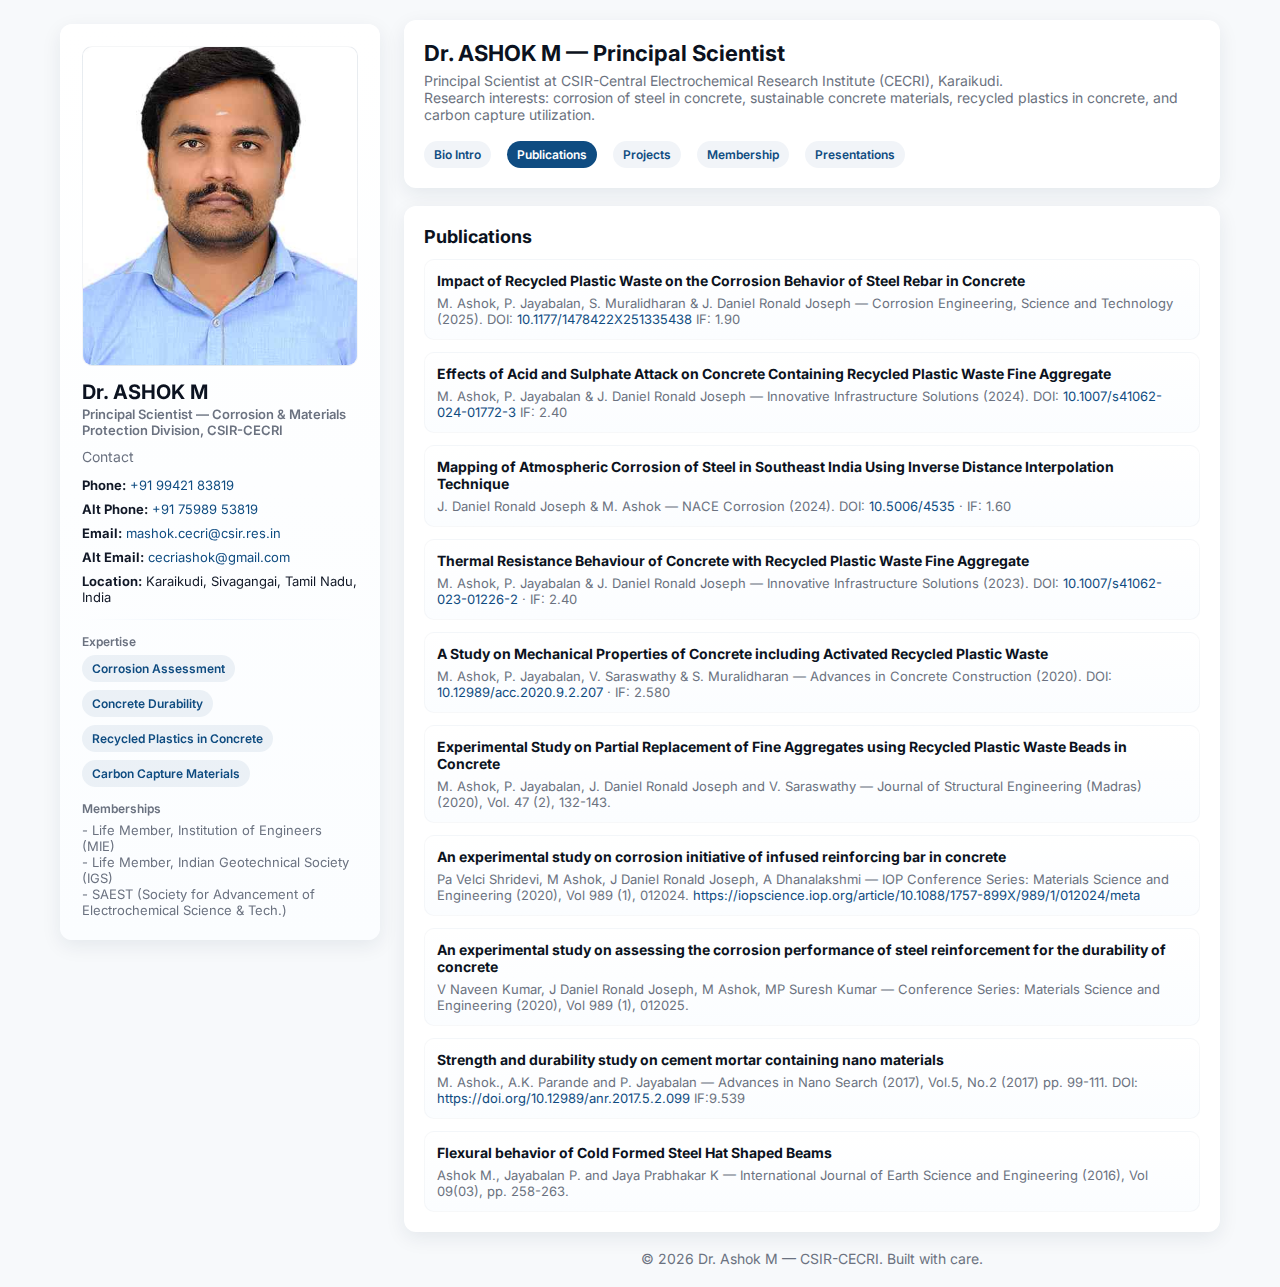
<file: publications.html>
<!doctype html>
<html lang="en">

<head>
    <meta charset="utf-8" />
    <meta name="viewport" content="width=device-width,initial-scale=1" />
    <title>Dr. Ashok M — Principal Scientist | Portfolio</title>
    <meta name="description"
        content="Portfolio of Dr. Ashok M — Principal Scientist, Corrosion and Materials Protection Division, CSIR-CECRI." />
    <link rel="icon" href="data:;base64,iVBORw0KGgo=">

    <!-- Google Fonts (linking is optional — replace if offline) -->
    <link href="https://fonts.googleapis.com/css2?family=Inter:wght@300;400;600;700;800&display=swap" rel="stylesheet">

    <link href="./css/style.css" rel="stylesheet">
</head>

<body>

    <div class="container">

        <!-- SIDEBAR -->
        <aside class="sidebar" aria-label="Profile sidebar">
            <div class="profile-photo" title="Dr. Ashok M">
                <!-- Replace src with a real image path -->
                <img src="./images/Dr.AshokM.jpg" alt="Dr. Ashok M">
            </div>

            <div class="name">Dr. ASHOK M</div>
            <div class="role">Principal Scientist — Corrosion & Materials Protection Division, CSIR-CECRI</div>

            <div class="muted">Contact</div>

            <ul class="contact-list">
                <li><strong>Phone:</strong> <a href="tel:+919942183819">+91 99421 83819</a></li>
                <li><strong>Alt Phone:</strong> <a href="tel:+917598953819">+91 75989 53819</a></li>
                <li><strong>Email:</strong> <a href="mailto:mashok.cecri@csir.res.in">mashok.cecri@csir.res.in</a></li>
                <li><strong>Alt Email:</strong> <a href="mailto:cecriashok@gmail.com">cecriashok@gmail.com</a></li>
                <li><strong>Location:</strong> Karaikudi, Sivagangai, Tamil Nadu, India</li>
            </ul>

            <div class="divider"></div>

            <div>
                <div class="label">Expertise</div>
                <div style="display:flex;flex-wrap:wrap;gap:8px">
                    <span class="tag">Corrosion Assessment</span>
                    <span class="tag">Concrete Durability</span>
                    <span class="tag">Recycled Plastics in Concrete</span>
                    <span class="tag">Carbon Capture Materials</span>
                </div>
            </div>

            <div style="margin-top:14px">
                <div class="label">Memberships</div>
                <div class="muted" style="font-size:13px">
                    - Life Member, Institution of Engineers (MIE)<br>
                    - Life Member, Indian Geotechnical Society (IGS)<br>
                    - SAEST (Society for Advancement of Electrochemical Science & Tech.)
                </div>
            </div>

        </aside>

        <!-- MAIN -->
        <main class="main">
            <section class="card hero" aria-labelledby="intro">
                <div class="hero-left">
                    <h1 id="intro">Dr. ASHOK M — Principal Scientist</h1>
                    <p class="muted">Principal Scientist at CSIR-Central Electrochemical Research Institute (CECRI),
                        Karaikudi.<br> Research interests: corrosion of steel in concrete, sustainable concrete
                        materials,
                        recycled plastics in concrete, and carbon capture utilization.</p>

                    <div style="margin-top:12px" class="quick-links">
                        <a class="chip" href="index.html">Bio Intro</a>
                        <a class="chip active" href="publications.html">Publications</a>
                        <a class="chip" href="projects.html">Projects</a>
                        <a class="chip" href="membership.html">Membership</a>
                        <a class="chip" href="presentations.html">Presentations</a>
                    </div>
                </div>
            </section>

            <!-- Publications -->
            <section id="publications" class="card" aria-labelledby="pub-title">
                <h2 id="pub-title" class="section-title">Publications</h2>

                <ul class="pub-list" aria-live="polite">
                    <li class="pub">
                        <div class="title">Impact of Recycled Plastic Waste on the Corrosion Behavior of Steel Rebar in
                            Concrete</div>
                        <div class="meta">M. Ashok, P. Jayabalan, S. Muralidharan & J. Daniel Ronald Joseph — Corrosion
                            Engineering, Science and Technology (2025). DOI: <a
                                href="https://doi.org/10.1177/1478422X251335438" target="_blank"
                                rel="noopener">10.1177/1478422X251335438</a> IF: 1.90</div>
                    </li>

                    <li class="pub">
                        <div class="title">Effects of Acid and Sulphate Attack on Concrete Containing Recycled Plastic
                            Waste Fine Aggregate</div>
                        <div class="meta">M. Ashok, P. Jayabalan & J. Daniel Ronald Joseph — Innovative Infrastructure
                            Solutions (2024). DOI: <a href="https://doi.org/10.1007/s41062-024-01772-3" target="_blank"
                                rel="noopener">10.1007/s41062-024-01772-3</a> IF: 2.40</div>
                    </li>

                    <li class="pub">
                        <div class="title">Mapping of Atmospheric Corrosion of Steel in Southeast India Using Inverse
                            Distance Interpolation Technique</div>
                        <div class="meta">J. Daniel Ronald Joseph & M. Ashok — NACE Corrosion (2024). DOI: <a
                                href="https://doi.org/10.5006/4535" target="_blank" rel="noopener">10.5006/4535</a> ·
                            IF: 1.60</div>
                    </li>

                    <li class="pub">
                        <div class="title">Thermal Resistance Behaviour of Concrete with Recycled Plastic Waste Fine
                            Aggregate</div>
                        <div class="meta">M. Ashok, P. Jayabalan & J. Daniel Ronald Joseph — Innovative Infrastructure
                            Solutions (2023). DOI: <a href="https://doi.org/10.1007/s41062-023-01226-2" target="_blank"
                                rel="noopener">10.1007/s41062-023-01226-2</a> · IF: 2.40</div>
                    </li>

                    <li class="pub">
                        <div class="title">A Study on Mechanical Properties of Concrete including Activated Recycled
                            Plastic Waste</div>
                        <div class="meta">M. Ashok, P. Jayabalan, V. Saraswathy & S. Muralidharan — Advances in Concrete
                            Construction (2020). DOI: <a href="http://dx.doi.org/10.12989/acc.2020.9.2.207"
                                target="_blank" rel="noopener">10.12989/acc.2020.9.2.207</a> · IF: 2.580</div>
                    </li>
                    <li class="pub">
                        <div class="title">Experimental Study on Partial Replacement of Fine Aggregates using Recycled
                            Plastic Waste Beads in Concrete</div>
                        <div class="meta">M. Ashok, P. Jayabalan, J. Daniel Ronald Joseph and V. Saraswathy — Journal of
                            Structural Engineering (Madras) (2020), Vol. 47 (2), 132-143.</div>
                    </li>
                    <li class="pub">
                        <div class="title">An experimental study on corrosion initiative of infused reinforcing bar in
                            concrete</div>
                        <div class="meta">Pa Velci Shridevi, M Ashok, J Daniel Ronald Joseph, A Dhanalakshmi — IOP
                            Conference Series: Materials Science and Engineering (2020), Vol 989 (1), 012024.
                            <a href="https://iopscience.iop.org/article/10.1088/1757-899X/989/1/012024/meta"
                                target="_blank" rel="noopener">
                                https://iopscience.iop.org/article/10.1088/1757-899X/989/1/012024/meta</a>
                        </div>
                    </li>
                    <li class="pub">
                        <div class="title">An experimental study on assessing the corrosion performance of steel
                            reinforcement for the durability of concrete</div>
                        <div class="meta">V Naveen Kumar, J Daniel Ronald Joseph, M Ashok, MP Suresh Kumar —
                            Conference Series: Materials Science and Engineering (2020), Vol 989 (1), 012025.</div>
                    </li>
                    <li class="pub">
                        <div class="title">Strength and durability study on cement mortar containing nano materials
                        </div>
                        <div class="meta">M. Ashok., A.K. Parande and P. Jayabalan — Advances in Nano Search (2017),
                            Vol.5, No.2 (2017) pp. 99-111. DOI:
                            <a href="https://doi.org/10.12989/anr.2017.5.2.099" target="_blank" rel="noopener">
                                https://doi.org/10.12989/anr.2017.5.2.099</a> IF:9.539
                        </div>
                    </li>
                    <li class="pub">
                        <div class="title">Flexural behavior of Cold Formed Steel Hat Shaped Beams</div>
                        <div class="meta">Ashok M., Jayabalan P. and Jaya Prabhakar K — International Journal
                            of Earth Science and Engineering (2016), Vol 09(03), pp. 258-263.</div>
                    </li>


                    <!-- add more publications as needed -->
                </ul>
            </section>

            <footer class="muted">
                © <span id="year"></span> Dr. Ashok M — CSIR-CECRI. Built with care.
            </footer>
        </main>

    </div>

    <script>
        // small scripts
        document.getElementById('year').textContent = new Date().getFullYear();
    </script>
</body>

</html>
</file>
<file: css/style.css>
:root {
  --white: #ffffff;
  --bg: #f7f9fb;
  --card: #ffffff;
  --muted: #6b7280;
  --accent: #0f4c81;
  --accent-2: #0b74c2;
  --glass: rgba(15, 76, 129, 0.06);
  --shadow: 0 6px 20px rgba(12, 32, 63, 0.08);
  --radius: 12px;
  font-family: "Inter", system-ui, -apple-system, "Segoe UI", Roboto,
    "Helvetica Neue", Arial;
  color-scheme: light;
}

* {
  box-sizing: border-box;
}

html,
body {
  height: 100%;
  margin: 0;
  background: var(--bg);
  color: #0b1220;
  -webkit-font-smoothing: antialiased;
}

a {
  color: var(--accent);
  text-decoration: none;
}

a:hover {
  text-decoration: underline;
}

/* Layout */
.container {
  max-width: 1200px;
  margin: 0px auto;
  padding: 20px;
  display: grid;
  grid-template-columns: 320px 1fr;
  gap: 24px;
}

.sidebar {
  background: linear-gradient(180deg, var(--card), #fbfdff);
  border-radius: var(--radius);
  padding: 22px;
  box-shadow: var(--shadow);
  position: sticky;
  top: 24px;
  height: fit-content;
}

.profile-photo {
  width: 100%;
  height: 320px;
  border-radius: 10px;
  background: linear-gradient(180deg, var(--glass), transparent);
  display: flex;
  align-items: center;
  justify-content: center;
  overflow: hidden;
  border: 1px solid rgba(12, 32, 63, 0.04);
  margin-bottom: 14px;
}

.profile-photo img {
  width: 100%;
  height: 100%;
  object-fit: cover;
}

.name {
  font-size: 20px;
  font-weight: 700;
  margin: 6px 0 2px;
}

.role {
  color: var(--muted);
  font-weight: 600;
  font-size: 13px;
  margin-bottom: 10px;
}

.contact-list {
  list-style: none;
  padding: 0;
  margin: 12px 0 0;
  display: grid;
  gap: 8px;
}

.contact-list li {
  font-size: 13px;
  color: #111827;
}

.chip {
  display: inline-block;
  padding: 6px 10px;
  border-radius: 999px;
  background: var(--glass);
  font-weight: 600;
  color: var(--accent);
  font-size: 12px;
  margin: 6px 6px 0 0;
}
.chip.active {
  background: var(--accent);
  color: var(--white);
}
.download-btn {
  display: inline-block;
  margin-top: 12px;
  padding: 10px 14px;
  border-radius: 10px;
  background: linear-gradient(90deg, var(--accent), var(--accent-2));
  color: white;
  font-weight: 700;
  text-decoration: none;
  box-shadow: 0 8px 18px rgba(11, 116, 194, 0.12);
}

/* Main content */
.main {
  min-height: 300px;
}

.card {
  background: var(--card);
  border-radius: 12px;
  padding: 20px;
  margin-bottom: 18px;
  box-shadow: var(--shadow);
}

.hero {
  display: flex;
  align-items: center;
  justify-content: space-between;
  gap: 18px;
  flex-wrap: wrap;
}

.hero-left h1 {
  margin: 0;
  font-size: 22px;
}

.hero-left p {
  margin: 6px 0 0;
  color: var(--muted);
  font-size: 14px;
}

.stats {
  display: flex;
  gap: 12px;
  margin-top: 12px;
  flex-wrap: wrap;
}

.stat {
  background: linear-gradient(
    90deg,
    rgba(11, 116, 194, 0.06),
    rgba(11, 116, 194, 0.02)
  );
  padding: 10px;
  border-radius: 10px;
  font-weight: 700;
  font-size: 13px;
  color: var(--accent);
}

.quick-links {
  display: flex;
  gap: 10px;
  flex-wrap: wrap;
  align-items: center;
}

/* Sections */
h2.section-title {
  font-size: 18px;
  margin: 0 0 12px;
  display: flex;
  align-items: center;
  gap: 10px;
}

.muted {
  color: var(--muted);
  font-size: 14px;
}

.two-col {
  display: grid;
  grid-template-columns: 1fr 1fr;
  gap: 14px;
}

.timeline {
  border-left: 3px solid rgba(11, 116, 194, 0.06);
  padding-left: 14px;
}

.timeline-item {
  margin-bottom: 16px;
}

.timeline-item h4 {
  margin: 0;
  font-size: 15px;
}

.timeline-item .meta {
  color: var(--muted);
  font-size: 13px;
  margin-top: 6px;
}

/* Publications */
.pub-list {
  list-style: none;
  padding: 0;
  margin: 0;
  display: grid;
  gap: 12px;
}

.pub {
  padding: 12px;
  border-radius: 10px;
  background: linear-gradient(180deg, #fff, #fbfdff);
  border: 1px solid rgba(12, 32, 63, 0.03);
}

.pub .title {
  font-weight: 700;
  font-size: 14px;
  margin-bottom: 6px;
}

.pub .meta {
  font-size: 13px;
  color: var(--muted);
}

/* Projects grid */
.projects-grid {
  display: grid;
  grid-template-columns: repeat(auto-fill, minmax(240px, 1fr));
  gap: 12px;
}

.project {
  padding: 12px;
  border-radius: 10px;
  background: linear-gradient(180deg, #fff, #fbfdff);
  border: 1px solid rgba(12, 32, 63, 0.04);
}

.project .cost {
  font-weight: 700;
  color: var(--accent);
  font-size: 13px;
  margin-top: 8px;
}
table.table {
  font-family: arial, sans-serif;
  border-collapse: collapse;
  width: 100%;
  font-size: 13px;
}
table.table tr:nth-child(odd) th {
  background: var(--glass) !important;
  color: var(--accent);
}
.table td,
.table th {
  border: 1px solid #dddddd;
  text-align: left;
  padding: 8px;
}

.table tr:nth-child(even) {
  background-color: #f6f6f6;
}
/* Footer */
footer {
  margin-top: 12px;
  color: var(--muted);
  font-size: 13px;
  text-align: center;
}

/* Responsive */
@media (max-width: 980px) {
  .container {
    grid-template-columns: 1fr;
    padding: 14px;
  }

  .sidebar {
    position: relative;
    top: 0;
  }
}

/* Print */
@media print {
  body {
    background: white;
  }

  .container {
    max-width: 100%;
    box-shadow: none;
    margin: 0;
  }

  .sidebar {
    page-break-after: avoid;
  }

  .download-btn,
  .quick-links {
    display: none;
  }
}

/* small helpers */
.label {
  font-size: 12px;
  color: var(--muted);
  font-weight: 600;
  margin-bottom: 6px;
  display: block;
}

.divider {
  height: 1px;
  background: linear-gradient(90deg, transparent, #eef4fb, transparent);
  margin: 14px 0;
  border-radius: 4px;
}

.tag {
  display: inline-block;
  background: rgba(15, 76, 129, 0.07);
  padding: 6px 10px;
  border-radius: 999px;
  font-weight: 600;
  font-size: 12px;
  color: var(--accent);
}
</file>
